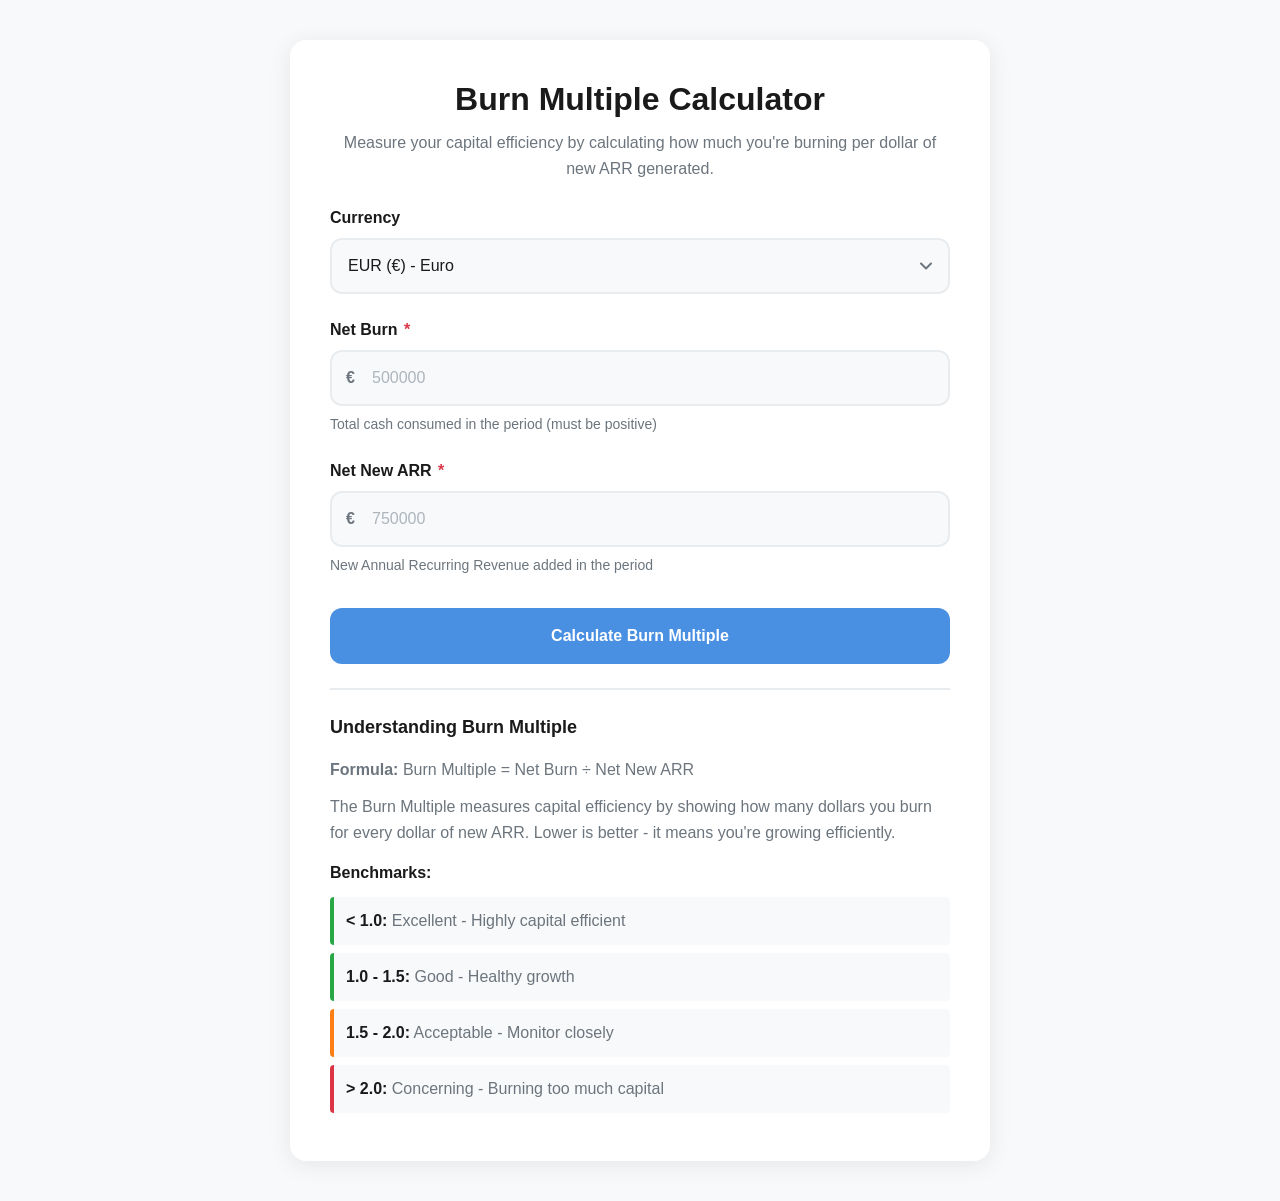
<file: index.html>
<!DOCTYPE html>
<html lang="en">
<head>
    <meta charset="UTF-8">
    <meta name="viewport" content="width=device-width, initial-scale=1.0">
    <meta name="description" content="Calculate your company's Burn Multiple - a key SaaS metric measuring capital efficiency by comparing net burn to net new ARR.">
    <meta name="keywords" content="burn multiple calculator, SaaS metrics, capital efficiency, ARR, net burn">
    <title>Burn Multiple Calculator | SaaS Capital Efficiency Tool</title>
    <link rel="stylesheet" href="styles.css">
</head>
<body>
    <div class="bmc-demo-wrapper">
        <main class="bmc-container" role="main">
            <!-- Header Section -->
            <header class="bmc-header">
                <h1 class="bmc-header__title" id="calculator-title">Burn Multiple Calculator</h1>
                <p class="bmc-header__description">
                    Measure your capital efficiency by calculating how much you're burning per dollar of new ARR generated.
                </p>
            </header>

            <!-- Calculator Form -->
            <form class="bmc-form" aria-labelledby="calculator-title" novalidate>
                <!-- Currency Selector -->
                <div class="bmc-form__group bmc-form__group--currency">
                    <label for="bmc-currency" class="bmc-label">
                        Currency
                    </label>
                    <div class="bmc-input__wrapper">
                        <select
                            id="bmc-currency"
                            class="bmc-select"
                            aria-label="Select currency for calculations"
                        >
                            <option value="EUR" selected>EUR (€) - Euro</option>
                            <option value="USD">USD ($) - US Dollar</option>
                            <option value="GBP">GBP (£) - British Pound</option>
                            <option value="JPY">JPY (¥) - Japanese Yen</option>
                            <option value="CNY">CNY (¥) - Chinese Yuan</option>
                            <option value="INR">INR (₹) - Indian Rupee</option>
                            <option value="AUD">AUD (A$) - Australian Dollar</option>
                            <option value="CAD">CAD (C$) - Canadian Dollar</option>
                            <option value="CHF">CHF (Fr) - Swiss Franc</option>
                            <option value="SEK">SEK (kr) - Swedish Krona</option>
                            <option value="NOK">NOK (kr) - Norwegian Krone</option>
                        </select>
                    </div>
                </div>

                <!-- Net Burn Input -->
                <div class="bmc-form__group">
                    <label for="bmc-net-burn" class="bmc-label">
                        Net Burn
                        <span class="bmc-label__required" aria-label="required">*</span>
                    </label>
                    <div class="bmc-input__wrapper">
                        <span class="bmc-input__prefix" id="bmc-burn-prefix" aria-hidden="true">€</span>
                        <input
                            type="number"
                            id="bmc-net-burn"
                            class="bmc-input"
                            placeholder="500000"
                            min="0"
                            step="0.01"
                            aria-label="Net Burn amount"
                            aria-required="true"
                            aria-describedby="bmc-burn-help"
                            aria-invalid="false"
                        />
                    </div>
                    <span id="bmc-burn-help" class="bmc-help-text">
                        Total cash consumed in the period (must be positive)
                    </span>
                    <span id="bmc-burn-error" class="bmc-error-text" role="alert" aria-live="polite"></span>
                </div>

                <!-- Net New ARR Input -->
                <div class="bmc-form__group">
                    <label for="bmc-net-arr" class="bmc-label">
                        Net New ARR
                        <span class="bmc-label__required" aria-label="required">*</span>
                    </label>
                    <div class="bmc-input__wrapper">
                        <span class="bmc-input__prefix" id="bmc-arr-prefix" aria-hidden="true">€</span>
                        <input
                            type="number"
                            id="bmc-net-arr"
                            class="bmc-input"
                            placeholder="750000"
                            step="0.01"
                            aria-label="Net New ARR amount"
                            aria-required="true"
                            aria-describedby="bmc-arr-help"
                            aria-invalid="false"
                        />
                    </div>
                    <span id="bmc-arr-help" class="bmc-help-text">
                        New Annual Recurring Revenue added in the period
                    </span>
                    <span id="bmc-arr-error" class="bmc-error-text" role="alert" aria-live="polite"></span>
                </div>

                <!-- Calculate Button -->
                <div class="bmc-form__actions">
                    <button
                        type="submit"
                        class="bmc-button bmc-button--primary"
                        aria-label="Calculate Burn Multiple"
                    >
                        Calculate Burn Multiple
                    </button>
                </div>
            </form>

            <!-- Result Display -->
            <div
                id="bmc-result-container"
                class="bmc-result"
                role="status"
                aria-live="polite"
                aria-atomic="true"
                style="display: none;"
            >
                <!-- Result will be dynamically inserted here -->
            </div>

            <!-- Information Footer -->
            <footer class="bmc-info">
                <h2 class="bmc-info__title">Understanding Burn Multiple</h2>
                <div class="bmc-info__content">
                    <p class="bmc-info__text">
                        <strong>Formula:</strong> Burn Multiple = Net Burn ÷ Net New ARR
                    </p>
                    <p class="bmc-info__text">
                        The Burn Multiple measures capital efficiency by showing how many dollars you burn for every dollar of new ARR.
                        Lower is better - it means you're growing efficiently.
                    </p>
                    <div class="bmc-info__benchmarks">
                        <h3 class="bmc-info__subtitle">Benchmarks:</h3>
                        <ul class="bmc-info__list">
                            <li class="bmc-info__item bmc-info__item--excellent">
                                <strong>&lt; 1.0:</strong> Excellent - Highly capital efficient
                            </li>
                            <li class="bmc-info__item bmc-info__item--good">
                                <strong>1.0 - 1.5:</strong> Good - Healthy growth
                            </li>
                            <li class="bmc-info__item bmc-info__item--acceptable">
                                <strong>1.5 - 2.0:</strong> Acceptable - Monitor closely
                            </li>
                            <li class="bmc-info__item bmc-info__item--concerning">
                                <strong>&gt; 2.0:</strong> Concerning - Burning too much capital
                            </li>
                        </ul>
                    </div>
                </div>
            </footer>
        </main>
    </div>

    <!-- JavaScript -->
    <script src="script.js"></script>
</body>
</html>
</file>
<file: styles.css>
/**
 * Burn Multiple Calculator - Stylesheet
 * Light Minimalistic Theme
 * Mobile-First Responsive Design
 */

/* ============================================================================
   CSS Variables - Exact Color Palette
   ========================================================================= */
:root {
    /* Background Colors */
    --bg-white: #ffffff;
    --bg-light: #f8f9fa;
    --border-light: #e9ecef;

    /* Accent Colors */
    --accent-blue: #4a90e2;

    /* Text Colors */
    --text-dark: #1a1a1a;
    --text-gray: #6c757d;
    --text-light: #adb5bd;

    /* Status Colors */
    --error-red: #dc3545;
    --success-green: #28a745;
    --warning-orange: #fd7e14;

    /* Shadows */
    --shadow-subtle: rgba(0, 0, 0, 0.08);

    /* Spacing */
    --spacing-xs: 8px;
    --spacing-sm: 12px;
    --spacing-md: 16px;
    --spacing-lg: 24px;
    --spacing-xl: 32px;

    /* Border Radius */
    --radius-sm: 8px;
    --radius-md: 12px;
    --radius-lg: 16px;

    /* Typography */
    --font-family: -apple-system, BlinkMacSystemFont, 'Segoe UI', 'Roboto', 'Helvetica', 'Arial', sans-serif;
    --font-size-base: 16px;
    --font-size-sm: 14px;
    --font-size-lg: 18px;
    --font-size-xl: 24px;
    --line-height-base: 1.5;

    /* Transitions */
    --transition-base: 0.2s ease;
}

/* ============================================================================
   Reset & Base Styles
   ========================================================================= */
* {
    box-sizing: border-box;
    margin: 0;
    padding: 0;
}

body {
    font-family: var(--font-family);
    font-size: var(--font-size-base);
    line-height: var(--line-height-base);
    color: var(--text-dark);
    background-color: var(--bg-light);
    -webkit-font-smoothing: antialiased;
    -moz-osx-font-smoothing: grayscale;
}

/* ============================================================================
   Demo Wrapper (for standalone page)
   ========================================================================= */
.bmc-demo-wrapper {
    min-height: 100vh;
    display: flex;
    align-items: center;
    justify-content: center;
    padding: 20px;
}

/* ============================================================================
   Container (Main Calculator Card)
   ========================================================================= */
.bmc-container {
    width: 100%;
    max-width: 100%;
    background-color: var(--bg-white);
    border-radius: var(--radius-lg);
    box-shadow: 0 4px 24px var(--shadow-subtle);
    padding: 20px;
    margin: 0 auto;
}

/* ============================================================================
   Header
   ========================================================================= */
.bmc-header {
    margin-bottom: var(--spacing-lg);
    text-align: center;
}

.bmc-header__title {
    font-size: var(--font-size-xl);
    font-weight: 700;
    color: var(--text-dark);
    margin-bottom: var(--spacing-sm);
    line-height: 1.2;
}

.bmc-header__description {
    font-size: var(--font-size-base);
    color: var(--text-gray);
    line-height: 1.6;
}

/* ============================================================================
   Form
   ========================================================================= */
.bmc-form {
    margin-bottom: var(--spacing-lg);
}

.bmc-form__group {
    margin-bottom: var(--spacing-lg);
}

.bmc-form__group--currency {
    margin-bottom: var(--spacing-lg);
}

/* Labels */
.bmc-label {
    display: block;
    font-size: var(--font-size-base);
    font-weight: 600;
    color: var(--text-dark);
    margin-bottom: var(--spacing-xs);
}

.bmc-label__required {
    color: var(--error-red);
    margin-left: 2px;
}

/* Input Wrapper */
.bmc-input__wrapper {
    position: relative;
    display: flex;
    align-items: center;
}

/* Currency Prefix */
.bmc-input__prefix {
    position: absolute;
    left: 16px;
    font-size: var(--font-size-base);
    font-weight: 600;
    color: var(--text-gray);
    pointer-events: none;
    z-index: 1;
}

/* Text Inputs */
.bmc-input {
    width: 100%;
    height: 48px;
    padding: 12px 16px 12px 40px;
    font-family: var(--font-family);
    font-size: var(--font-size-base);
    color: var(--text-dark);
    background-color: var(--bg-light);
    border: 2px solid var(--border-light);
    border-radius: var(--radius-md);
    transition: all var(--transition-base);
    outline: none;
}

.bmc-input::placeholder {
    color: var(--text-light);
}

.bmc-input:hover {
    border-color: var(--accent-blue);
}

.bmc-input:focus {
    background-color: var(--bg-white);
    border-color: var(--accent-blue);
    box-shadow: 0 0 0 3px rgba(74, 144, 226, 0.1);
}

.bmc-input:focus-visible {
    outline: 3px solid var(--accent-blue);
    outline-offset: 2px;
}

.bmc-input--invalid {
    border-color: var(--error-red);
}

.bmc-input--invalid:focus {
    box-shadow: 0 0 0 3px rgba(220, 53, 69, 0.1);
}

/* Select Dropdown */
.bmc-select {
    width: 100%;
    height: 48px;
    padding: 12px 40px 12px 16px;
    font-family: var(--font-family);
    font-size: var(--font-size-base);
    color: var(--text-dark);
    background-color: var(--bg-light);
    background-image: url("data:image/svg+xml,%3Csvg width='12' height='8' viewBox='0 0 12 8' fill='none' xmlns='http://www.w3.org/2000/svg'%3E%3Cpath d='M1 1.5L6 6.5L11 1.5' stroke='%236c757d' stroke-width='2' stroke-linecap='round' stroke-linejoin='round'/%3E%3C/svg%3E");
    background-repeat: no-repeat;
    background-position: right 16px center;
    border: 2px solid var(--border-light);
    border-radius: var(--radius-md);
    cursor: pointer;
    transition: all var(--transition-base);
    outline: none;
    appearance: none;
    -webkit-appearance: none;
    -moz-appearance: none;
}

.bmc-select:hover {
    border-color: var(--accent-blue);
}

.bmc-select:focus {
    background-color: var(--bg-white);
    border-color: var(--accent-blue);
    box-shadow: 0 0 0 3px rgba(74, 144, 226, 0.1);
}

.bmc-select:focus-visible {
    outline: 3px solid var(--accent-blue);
    outline-offset: 2px;
}

/* Help Text */
.bmc-help-text {
    display: block;
    font-size: var(--font-size-sm);
    color: var(--text-gray);
    margin-top: var(--spacing-xs);
}

/* Error Text */
.bmc-error-text {
    display: block;
    font-size: var(--font-size-sm);
    color: var(--error-red);
    margin-top: var(--spacing-xs);
    font-weight: 500;
}

.bmc-error-text:empty {
    display: none;
}

/* Form Actions */
.bmc-form__actions {
    margin-top: var(--spacing-xl);
}

/* Button */
.bmc-button {
    display: block;
    width: 100%;
    height: 48px;
    padding: 12px 24px;
    font-family: var(--font-family);
    font-size: var(--font-size-base);
    font-weight: 600;
    color: var(--bg-white);
    background-color: var(--accent-blue);
    border: none;
    border-radius: var(--radius-md);
    cursor: pointer;
    transition: all var(--transition-base);
    outline: none;
    text-align: center;
}

.bmc-button:hover {
    background-color: #3a7bc8;
    transform: translateY(-1px);
    box-shadow: 0 4px 12px rgba(74, 144, 226, 0.3);
}

.bmc-button:active {
    transform: translateY(0);
    box-shadow: 0 2px 6px rgba(74, 144, 226, 0.3);
}

.bmc-button:focus-visible {
    outline: 3px solid var(--accent-blue);
    outline-offset: 2px;
    box-shadow: 0 0 0 4px rgba(74, 144, 226, 0.2);
}

.bmc-button:disabled {
    background-color: var(--border-light);
    color: var(--text-light);
    cursor: not-allowed;
    transform: none;
    box-shadow: none;
}

/* ============================================================================
   Result Display
   ========================================================================= */
.bmc-result {
    padding: var(--spacing-lg);
    background-color: var(--bg-light);
    border-radius: var(--radius-md);
    margin-bottom: var(--spacing-lg);
    text-align: center;
    border: 2px solid var(--border-light);
    transition: all var(--transition-base);
}

.bmc-result__value {
    font-size: 48px;
    font-weight: 700;
    line-height: 1.2;
    margin-bottom: var(--spacing-sm);
}

.bmc-result__label {
    display: inline-block;
    font-size: var(--font-size-sm);
    font-weight: 600;
    text-transform: uppercase;
    letter-spacing: 0.5px;
    padding: 4px 12px;
    border-radius: 4px;
    margin-bottom: var(--spacing-sm);
}

.bmc-result__description {
    font-size: var(--font-size-base);
    color: var(--text-gray);
    margin-top: var(--spacing-sm);
}

.bmc-result__details {
    font-size: var(--font-size-sm);
    color: var(--text-gray);
    margin-top: var(--spacing-xs);
}

/* Result State Colors */
.bmc-result--excellent {
    border-color: var(--success-green);
    background-color: rgba(40, 167, 69, 0.05);
}

.bmc-result--excellent .bmc-result__value {
    color: var(--success-green);
}

.bmc-result--excellent .bmc-result__label {
    background-color: var(--success-green);
    color: var(--bg-white);
}

.bmc-result--good {
    border-color: var(--success-green);
    background-color: rgba(40, 167, 69, 0.05);
}

.bmc-result--good .bmc-result__value {
    color: var(--success-green);
}

.bmc-result--good .bmc-result__label {
    background-color: var(--success-green);
    color: var(--bg-white);
}

.bmc-result--acceptable {
    border-color: var(--warning-orange);
    background-color: rgba(253, 126, 20, 0.05);
}

.bmc-result--acceptable .bmc-result__value {
    color: var(--warning-orange);
}

.bmc-result--acceptable .bmc-result__label {
    background-color: var(--warning-orange);
    color: var(--bg-white);
}

.bmc-result--concerning {
    border-color: var(--error-red);
    background-color: rgba(220, 53, 69, 0.05);
}

.bmc-result--concerning .bmc-result__value {
    color: var(--error-red);
}

.bmc-result--concerning .bmc-result__label {
    background-color: var(--error-red);
    color: var(--bg-white);
}

.bmc-result--warning {
    border-color: var(--warning-orange);
    background-color: rgba(253, 126, 20, 0.05);
}

.bmc-result--warning .bmc-result__value {
    color: var(--warning-orange);
}

.bmc-result--warning .bmc-result__label {
    background-color: var(--warning-orange);
    color: var(--bg-white);
}

.bmc-result--error {
    border-color: var(--error-red);
    background-color: rgba(220, 53, 69, 0.05);
}

.bmc-result--error .bmc-result__value {
    color: var(--error-red);
    font-size: var(--font-size-lg);
}

.bmc-result--error .bmc-result__label {
    background-color: var(--error-red);
    color: var(--bg-white);
}

/* ============================================================================
   Info Section
   ========================================================================= */
.bmc-info {
    padding-top: var(--spacing-lg);
    border-top: 2px solid var(--border-light);
}

.bmc-info__title {
    font-size: var(--font-size-lg);
    font-weight: 600;
    color: var(--text-dark);
    margin-bottom: var(--spacing-md);
}

.bmc-info__subtitle {
    font-size: var(--font-size-base);
    font-weight: 600;
    color: var(--text-dark);
    margin-top: var(--spacing-md);
    margin-bottom: var(--spacing-sm);
}

.bmc-info__text {
    font-size: var(--font-size-base);
    color: var(--text-gray);
    margin-bottom: var(--spacing-sm);
    line-height: 1.6;
}

.bmc-info__benchmarks {
    margin-top: var(--spacing-md);
}

.bmc-info__list {
    list-style: none;
    padding: 0;
}

.bmc-info__item {
    padding: var(--spacing-sm);
    margin-bottom: var(--spacing-xs);
    border-left: 4px solid var(--border-light);
    background-color: var(--bg-light);
    border-radius: 4px;
    font-size: var(--font-size-base);
    color: var(--text-gray);
}

.bmc-info__item strong {
    color: var(--text-dark);
}

.bmc-info__item--excellent {
    border-left-color: var(--success-green);
}

.bmc-info__item--good {
    border-left-color: var(--success-green);
}

.bmc-info__item--acceptable {
    border-left-color: var(--warning-orange);
}

.bmc-info__item--concerning {
    border-left-color: var(--error-red);
}

/* ============================================================================
   Responsive Design - Tablet (768px - 1023px)
   ========================================================================= */
@media (min-width: 768px) {
    .bmc-demo-wrapper {
        padding: 32px;
    }

    .bmc-container {
        max-width: 600px;
        padding: 32px;
    }

    .bmc-header__title {
        font-size: 28px;
    }

    .bmc-input,
    .bmc-select,
    .bmc-button {
        height: 52px;
    }

    .bmc-result__value {
        font-size: 56px;
    }
}

/* ============================================================================
   Responsive Design - Desktop (1024px+)
   ========================================================================= */
@media (min-width: 1024px) {
    .bmc-demo-wrapper {
        padding: 40px;
    }

    .bmc-container {
        max-width: 700px;
        padding: 40px;
    }

    .bmc-header__title {
        font-size: 32px;
    }

    .bmc-input,
    .bmc-select,
    .bmc-button {
        height: 56px;
    }

    .bmc-result__value {
        font-size: 64px;
    }

    /* Two-column layout for form groups on desktop */
    .bmc-form__group--currency {
        margin-bottom: var(--spacing-lg);
    }
}

/* ============================================================================
   Accessibility - Reduced Motion
   ========================================================================= */
@media (prefers-reduced-motion: reduce) {
    * {
        animation-duration: 0.01ms !important;
        animation-iteration-count: 1 !important;
        transition-duration: 0.01ms !important;
    }
}

/* ============================================================================
   Accessibility - High Contrast Mode
   ========================================================================= */
@media (prefers-contrast: high) {
    .bmc-container {
        border: 2px solid currentColor;
    }

    .bmc-input,
    .bmc-select {
        border-width: 3px;
    }

    .bmc-button {
        border: 2px solid currentColor;
    }
}

/* ============================================================================
   Print Styles
   ========================================================================= */
@media print {
    .bmc-demo-wrapper {
        padding: 0;
        background: white;
    }

    .bmc-container {
        box-shadow: none;
        border: 1px solid #000;
    }

    .bmc-button {
        display: none;
    }
}
</file>
